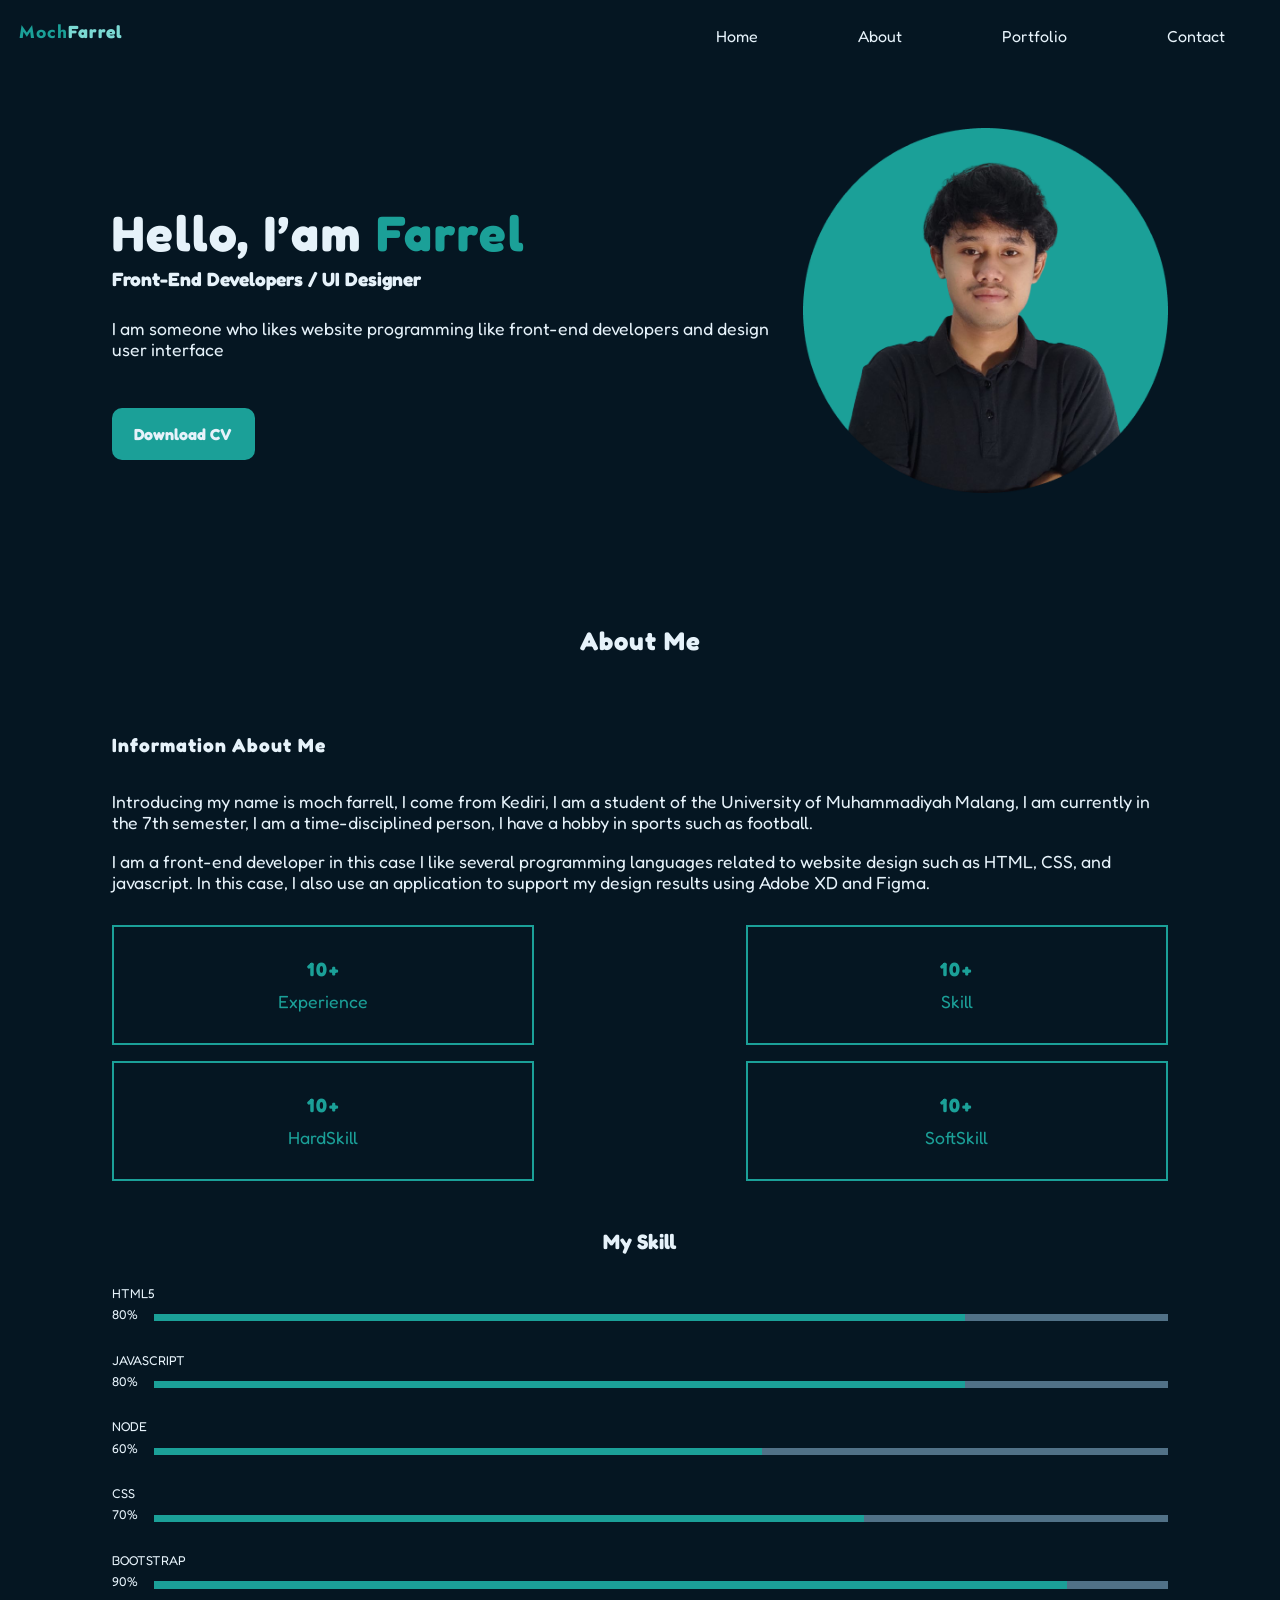
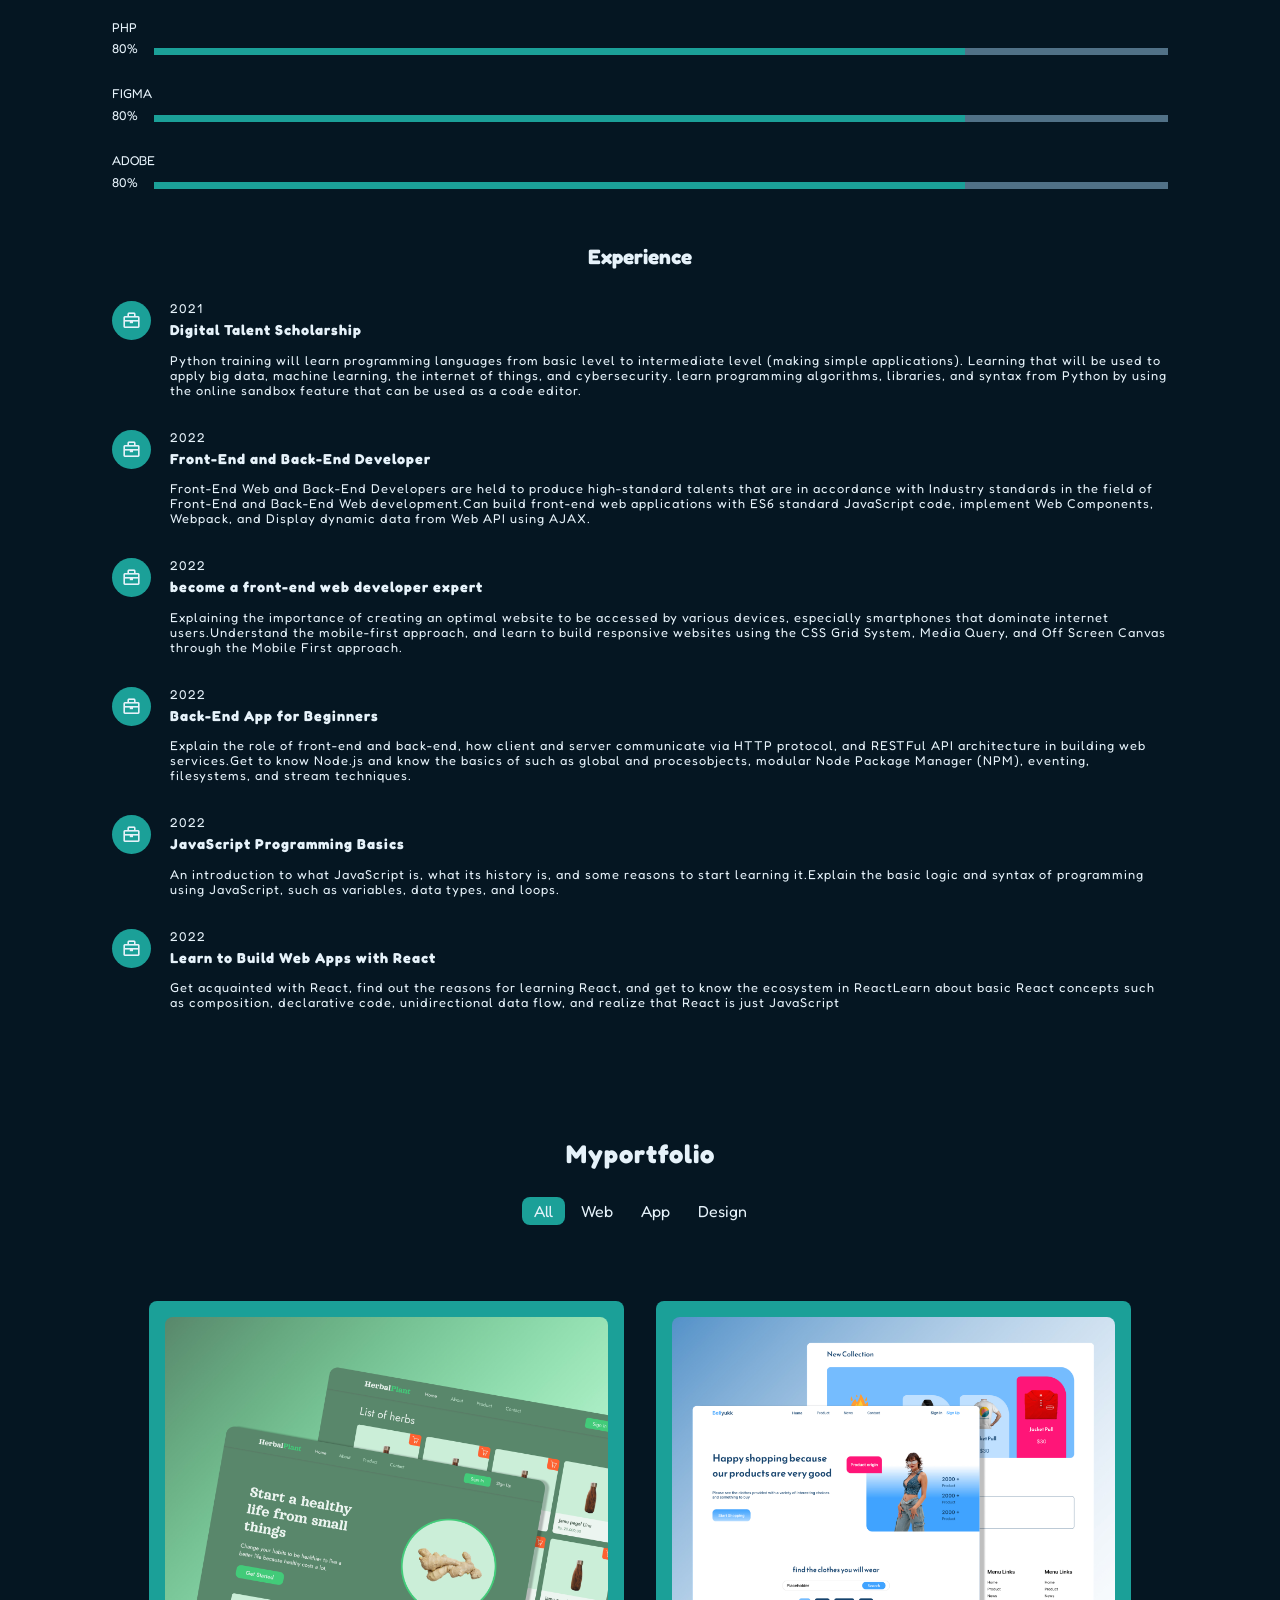
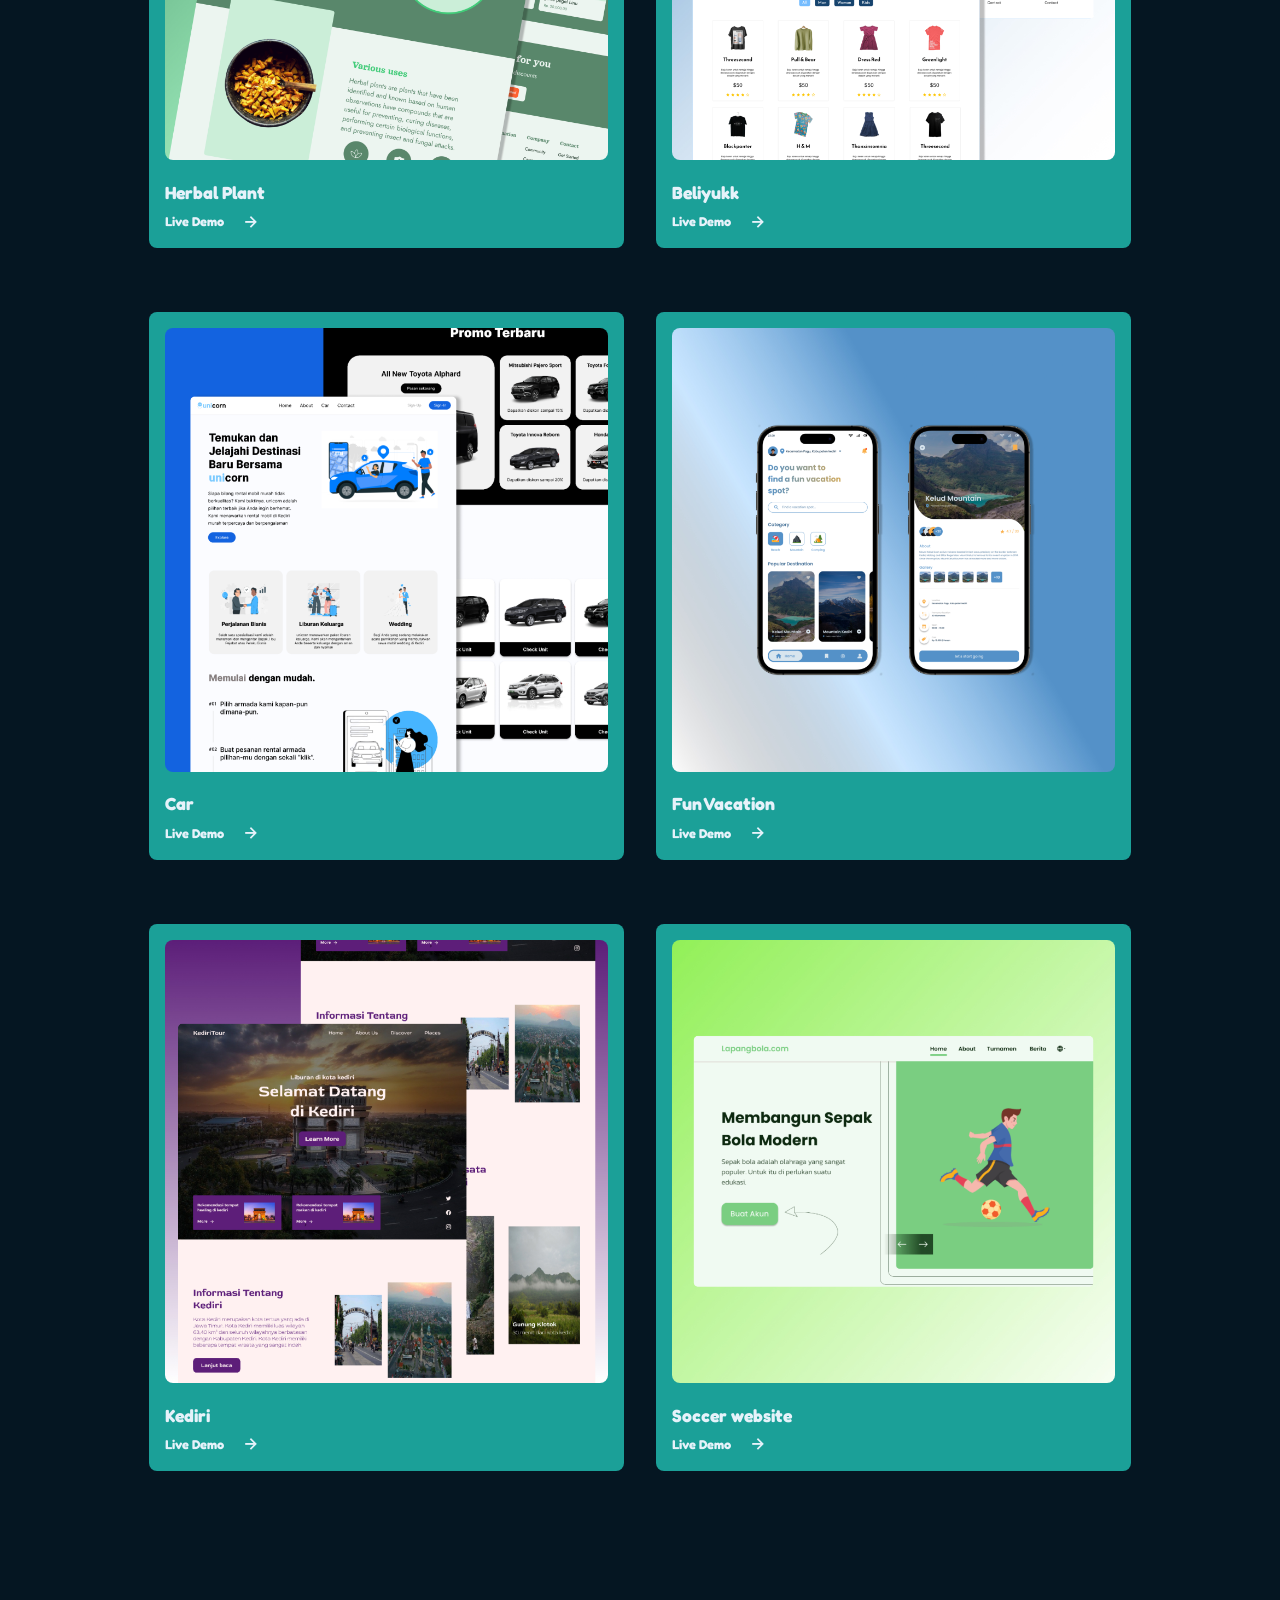
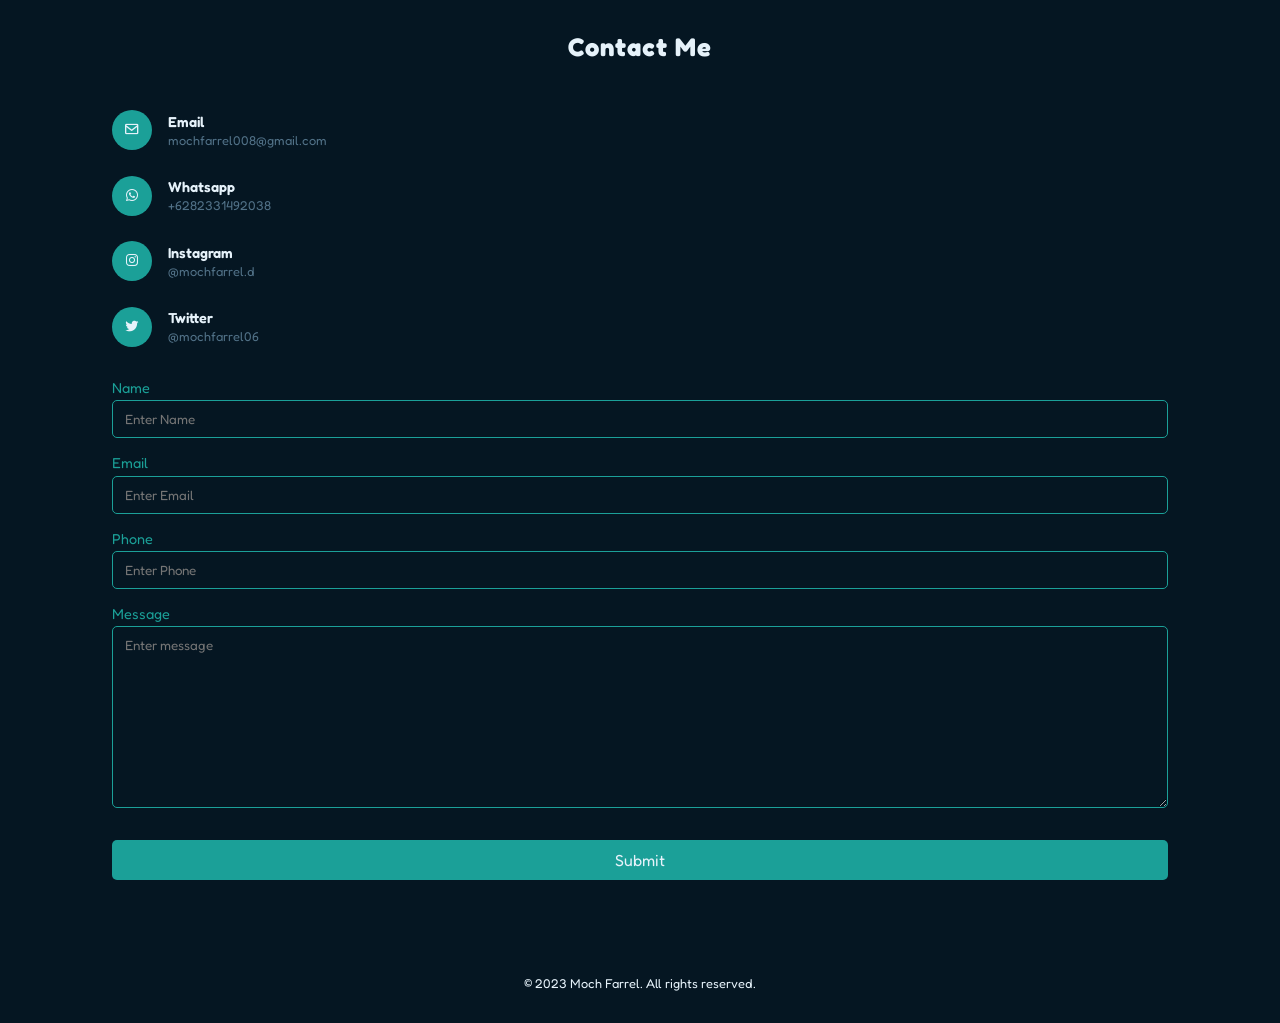
<file: index.html>
<!DOCTYPE html>
<html lang="en">
  <head>
    <meta charset="UTF-8" />
    <meta http-equiv="X-UA-Compatible" content="IE=edge" />
    <meta name="viewport" content="width=device-width, initial-scale=1.0" />
    <title>Moch Farrel</title>
    <!-- Box Icons -->
    <link href="https://unpkg.com/boxicons@2.1.2/css/boxicons.min.css" rel="stylesheet" />
    <!-- link css -->
    <link rel="stylesheet" href="css/style.css" />
  </head>
  <body>
    <!-- Navbar -->
    <div class="navbar" id="navbar">
      <div class="container">
        <a href="#" class="logo">Moch<span>Farrel</span></a>

        <!-- <a href="#" class="cta-menu" id="mobile-menu"><i class="bx bx-menu"></i></a> -->

        <nav id="menu">

          <ul>
            <li><a href="#" class="nav-link">Home</a></li>
            <li><a href="#" class="nav-link">About</a></li>
            <li><a href="#" class="nav-link">Portfolio</a></li>
            <li><a href="#" class="nav-link">Contact</a></li>
          </ul>
        </nav>

        <div class="hamburger">
          <span class="bar"></span>
          <span class="bar"></span>
          <span class="bar"></span>
        </div>
      </div>
    </div>
    <!-- Navbar -->

    <!-- Main content -->
    <main class="main-content">
      <section class="home" id="home">
        <div class="container">
          <div class="home-img">
            <img src="asset/home.png" alt="" />
          </div>
          <div class="home-text">
            <h1>Hello, I’am <span>Farrel</span></h1>
            <h3>Front-End Developers / UI Designer</h3>
            <p>I am someone who likes website programming like front-end developers and design user interface</p>
            <a href="#">Download CV</a>
          </div>
        </div>
      </section>

      <section class="about" id="about">
        <div class="container">
          <h2>About Me</h2>
          <div class="about-information">
            <h4>Information About Me</h4>
            <p>
              Introducing my name is moch farrell, I come from Kediri, I am a student of the University of Muhammadiyah Malang, I am currently in the 7th semester, I am a time-disciplined person, I have a hobby in sports such as football.
            </p>
            <p>
              I am a front-end developer in this case I like several programming languages related to website design such as HTML, CSS, and javascript. In this case, I also use an application to support my design results using Adobe XD and
              Figma.
            </p>
          </div>
          <div class="about-experience">
            <div class="experience-card">
              <h3>10+</h3>
              <p>Experience</p>
            </div>
            <div class="experience-card">
              <h3>10+</h3>
              <p>Skill</p>
            </div>
            <div class="experience-card">
              <h3>10+</h3>
              <p>HardSkill</p>
            </div>
            <div class="experience-card">
              <h3>10+</h3>
              <p>SoftSkill</p>
            </div>
          </div>

          <div class="skill">
            <h3>My Skill</h3>
            <div class="progress-bars">
              <div class="progress-bar">
                <p>html5</p>
                <div class="progress-con">
                  <p>80%</p>
                  <div class="progress">
                    <span class="html"></span>
                  </div>
                </div>
              </div>
              <div class="progress-bar">
                <p>javascript</p>
                <div class="progress-con">
                  <p>80%</p>
                  <div class="progress">
                    <span class="javascript"></span>
                  </div>
                </div>
              </div>
              <div class="progress-bar">
                <p>node</p>
                <div class="progress-con">
                  <p>60%</p>
                  <div class="progress">
                    <span class="node"></span>
                  </div>
                </div>
              </div>
              <div class="progress-bar">
                <p>css</p>
                <div class="progress-con">
                  <p>70%</p>
                  <div class="progress">
                    <span class="css"></span>
                  </div>
                </div>
              </div>
              <div class="progress-bar">
                <p>bootstrap</p>
                <div class="progress-con">
                  <p>90%</p>
                  <div class="progress">
                    <span class="bootstrap"></span>
                  </div>
                </div>
              </div>
              <div class="progress-bar">
                <p>php</p>
                <div class="progress-con">
                  <p>80%</p>
                  <div class="progress">
                    <span class="php"></span>
                  </div>
                </div>
              </div>
              <div class="progress-bar">
                <p>Figma</p>
                <div class="progress-con">
                  <p>80%</p>
                  <div class="progress">
                    <span class="php"></span>
                  </div>
                </div>
              </div>
              <div class="progress-bar">
                <p>Adobe</p>
                <div class="progress-con">
                  <p>80%</p>
                  <div class="progress">
                    <span class="php"></span>
                  </div>
                </div>
              </div>
            </div>
          </div>

          <div class="experience">
            <h3>Experience</h3>
            <div class="experience-container">
              <a href="" class="logo-experience"><i class="bx bx-briefcase"></i></a>
              <div class="experience-card">
                <p class="year">2021</p>
                <h5>Digital Talent Scholarship</h5>
                <p class="text">Python training will learn programming languages from basic level to intermediate level (making simple applications). Learning that will be used to apply big data, machine learning, the internet of things, and cybersecurity. learn programming algorithms, libraries, and syntax from Python by using the online sandbox feature that can be used as a code editor.</p>
              </div>
            </div>
            <div class="experience-container">
              <a href="" class="logo-experience"><i class="bx bx-briefcase"></i></a>
              <div class="experience-card">
                <p class="year">2022</p>
                <h5>Front-End and Back-End Developer</h5>
                <p class="text">Front-End Web and Back-End Developers are held to produce high-standard talents that are in accordance with Industry standards in the field of Front-End and Back-End Web development.Can build front-end web applications with ES6 standard JavaScript code, implement Web Components, Webpack, and Display dynamic data from Web API using AJAX.</p>
              </div>
            </div>
            <div class="experience-container">
              <a href="" class="logo-experience"><i class="bx bx-briefcase"></i></a>
              <div class="experience-card">
                <p class="year">2022</p>
                <h5>become a front-end web developer expert</h5>
                <p class="text">Explaining the importance of creating an optimal website to be accessed by various devices, especially smartphones that dominate internet users.Understand the mobile-first approach, and learn to build responsive websites using the CSS Grid System, Media Query, and Off Screen Canvas through the Mobile First approach.</p>
              </div>
            </div>
            <div class="experience-container">
              <a href="" class="logo-experience"><i class="bx bx-briefcase"></i></a>
              <div class="experience-card">
                <p class="year">2022</p>
                <h5>Back-End App for Beginners</h5>
                <p class="text">Explain the role of front-end and back-end, how client and server communicate via HTTP protocol, and RESTFul API architecture in building web services.Get to know Node.js and know the basics of such as global and procesobjects, modular Node Package Manager (NPM), eventing, filesystems, and stream techniques.</p>
              </div>
            </div>
            <div class="experience-container">
              <a href="" class="logo-experience"><i class="bx bx-briefcase"></i></a>
              <div class="experience-card">
                <p class="year">2022</p>
                <h5>JavaScript Programming Basics</h5>
                <p class="text">An introduction to what JavaScript is, what its history is, and some reasons to start learning it.Explain the basic logic and syntax of programming using JavaScript, such as variables, data types, and loops.</p>
              </div>
            </div>
            <div class="experience-container">
              <a href="" class="logo-experience"><i class="bx bx-briefcase"></i></a>
              <div class="experience-card">
                <p class="year">2022</p>
                <h5>Learn to Build Web Apps with React</h5>
                <p class="text">Get acquainted with React, find out the reasons for learning React, and get to know the ecosystem in ReactLearn about basic React concepts such as composition, declarative code, unidirectional data flow, and realize that React is just JavaScript</p>
              </div>
            </div>      
          </div>
        </div>
      </section>

      <section class="portfolio" id="portfolio">
        <div class="container">
          <h2>Myportfolio</h2>
          <div class="portfolio-filter">
            <span class="portfolio-item active-portfolio" data-filter="all">All</span>
            <span class="portfolio-item" data-filter=".web">Web</span>
            <span class="portfolio-item" data-filter=".app">App</span>
            <span class="portfolio-item" data-filter=".design">Design</span>
          </div>

          <div class="portfolio-container">
            <div class="portfolio-card mix web">
              <img src="asset/HerbalPlant.jpg" alt="Herbal Plant" />
              <h3>Herbal Plant</h3>
              <span class="portfolio-button">
                <h4>Live Demo</h4>
                <i class="bx bx-right-arrow-alt"></i>
              </span>
              <div class="portfolio-item-details">
                <h3>The services provide for design</h3>
                <p>Lorem ipsum dolor sit amet consectetur adipisicing elit. Repellendus nostrum beatae voluptatum accusamus ab illo.</p>
                <ul class="details-info">
                  <li>Created - <span>4 Dec 2021</span></li>
                  <li>Technologies - <span>html css</span></li>
                  <li>Role - <span>frontend</span></li>
                  <li>
                    View - <span><a href="#">www.moch.farrel</a></span>
                  </li>
                </ul>
              </div>
            </div>
            <div class="portfolio-card mix app">
              <img src="asset/Beliyukk.jpg" alt="" />
              <h3>Beliyukk</h3>
              <span class="portfolio-button">
                <h4>Live Demo</h4>
                <i class="bx bx-right-arrow-alt"></i>
              </span>
              <div class="portfolio-item-details">
                <h3>The services provide for design</h3>
                <p>Lorem ipsum dolor sit amet consectetur adipisicing elit. Repellendus nostrum beatae voluptatum accusamus ab illo.</p>
                <ul class="details-info">
                  <li>Created - <span>4 Dec 2021</span></li>
                  <li>Technologies - <span>html css</span></li>
                  <li>Role - <span>frontend</span></li>
                  <li>
                    View - <span><a href="#">www.moch.farrel</a></span>
                  </li>
                </ul>
              </div>
            </div>
            <div class="portfolio-card mix web">
              <img src="asset/Car.jpg" alt="" />
              <h3>Car</h3>
              <span class="portfolio-button">
                <h4>Live Demo</h4>
                <i class="bx bx-right-arrow-alt"></i>
              </span>
              <div class="portfolio-item-details">
                <h3>The services provide for design</h3>
                <p>Lorem ipsum dolor sit amet consectetur adipisicing elit. Repellendus nostrum beatae voluptatum accusamus ab illo.</p>
                <ul class="details-info">
                  <li>Created - <span>4 Dec 2021</span></li>
                  <li>Technologies - <span>html css</span></li>
                  <li>Role - <span>frontend</span></li>
                  <li>
                    View - <span><a href="#">www.moch.farrel</a></span>
                  </li>
                </ul>
              </div>
            </div>
            <div class="portfolio-card mix app">
              <img src="asset/Fun Vacation.jpg" alt="" />
              <h3>Fun Vacation</h3>
              <span class="portfolio-button">
                <h4>Live Demo</h4>
                <i class="bx bx-right-arrow-alt"></i>
              </span>
              <div class="portfolio-item-details">
                <h3>The services provide for design</h3>
                <p>Lorem ipsum dolor sit amet consectetur adipisicing elit. Repellendus nostrum beatae voluptatum accusamus ab illo.</p>
                <ul class="details-info">
                  <li>Created - <span>4 Dec 2021</span></li>
                  <li>Technologies - <span>html css</span></li>
                  <li>Role - <span>frontend</span></li>
                  <li>
                    View - <span><a href="#">www.moch.farrel</a></span>
                  </li>
                </ul>
              </div>
            </div>
            <div class="portfolio-card mix design">
              <img src="asset/Kediri.jpg" alt="" />
              <h3>Kediri</h3>
              <span class="portfolio-button">
                <h4>Live Demo</h4>
                <i class="bx bx-right-arrow-alt"></i>
              </span>
              <div class="portfolio-item-details">
                <h3>The services provide for design</h3>
                <p>Lorem ipsum dolor sit amet consectetur adipisicing elit. Repellendus nostrum beatae voluptatum accusamus ab illo.</p>
                <ul class="details-info">
                  <li>Created - <span>4 Dec 2021</span></li>
                  <li>Technologies - <span>html css</span></li>
                  <li>Role - <span>frontend</span></li>
                  <li>
                    View - <span><a href="#">www.moch.farrel</a></span>
                  </li>
                </ul>
              </div>
            </div>
            <div class="portfolio-card mix design">
              <img src="asset/Scocer Website.jpg" alt="" />
              <h3>Soccer website</h3>
              <span class="portfolio-button">
                <h4>Live Demo</h4>
                <i class="bx bx-right-arrow-alt"></i>
              </span>
              <div class="portfolio-item-details">
                <h3>The services provide for design</h3>
                <p>Lorem ipsum dolor sit amet consectetur adipisicing elit. Repellendus nostrum beatae voluptatum accusamus ab illo.</p>
                <ul class="details-info">
                  <li>Created - <span>4 Dec 2021</span></li>
                  <li>Technologies - <span>html css</span></li>
                  <li>Role - <span>frontend</span></li>
                  <li>
                    View - <span><a href="#">www.moch.farrel</a></span>
                  </li>
                </ul>
              </div>
            </div>
          </div>
        </div>
      </section>

      <section class="contact" id="contact">
        <h2>Contact Me</h2>
        <div class="container">
          <div class="contact-social">
            <div class="social-link">
              <a href="#"><i class="bx bx-envelope"></i></a>
              <div class="social-text">
                <h5>Email</h5>
                <p>mochfarrel008@gmail.com</p>
              </div>
            </div>
            <div class="social-link">
              <a href="#"><i class='bx bxl-whatsapp'></i></i></a>
              <div class="social-text">
                <h5>Whatsapp</h5>
                <p>+6282331492038</p>
              </div>
            </div>
            <div class="social-link">
              <a href="https://www.instagram.com/mochfarrel.d/" target="_blank"><i class='bx bxl-instagram'></i></a>
              <div class="social-text">
                <h5>Instagram</h5>
                <p>@mochfarrel.d</p>
              </div>
            </div>
            <div class="social-link">
              <a href="https://twitter.com/MochFarrel06" target="_blank"><i class='bx bxl-twitter'></i></a>
              <div class="social-text">
                <h5>Twitter</h5>
                <p>@mochfarrel06</p>
              </div>
            </div>
          </div>
          <div class="contact-suggest">
            <form action="#">
              <div class="input-group">
                <label for="name">Name</label>
                <input type="text" name="name" id="name" placeholder="Enter Name">
              </div>
              <div class="input-group">
                <label for="email">Email</label>
                <input type="email" name="email" id="email" placeholder="Enter Email">
              </div>
              <div class="input-group">
                <label for="phone">Phone</label>
                <input type="text" name="phone" id="phone" placeholder="Enter Phone">
              </div>
              <div class="input-group">
                <label for="phone">Message</label>
                <textarea name="" id="" cols="30" rows="10" placeholder="Enter message"></textarea>
              </div>
              <button>Submit</button>
            </form>
          </div>
        </div>
      </section>
    </main>

    <footer>
      <p class="container footer-bottom">© 2023 Moch Farrel. All rights reserved.</p>
    </footer>

    <!-- Mixitup javascripts -->
    <script src="js/mixitup.min.js"></script>

    <!-- Javascripts -->
    <script src="js/script.js"></script>
  </body>
</html>
</file>
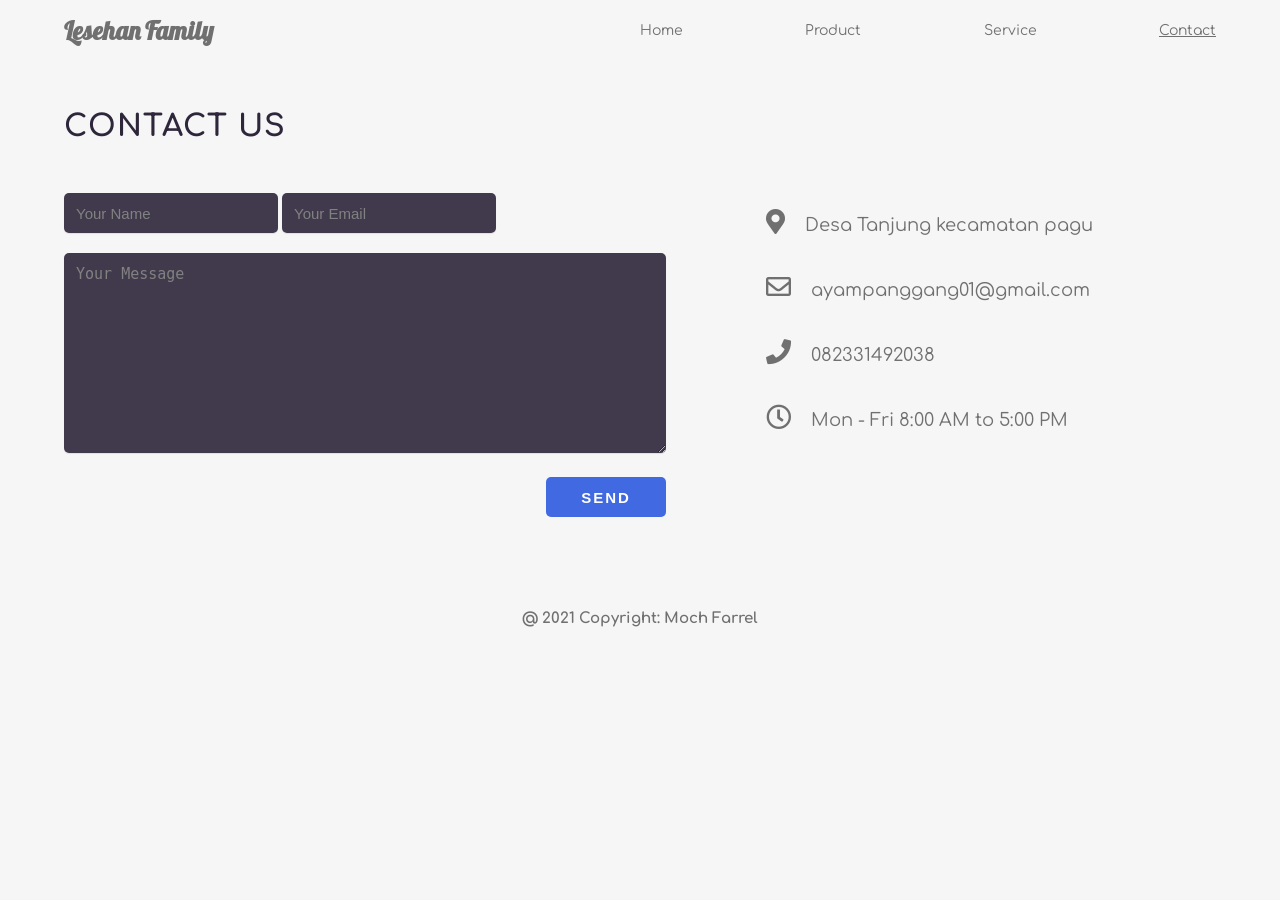
<file: contact.html>
<!DOCTYPE html>
<html>
    <head>
        <meta charset="UTF-8">
        <meta name="viewport" content="width=device-width, initial-scale=1, maximum-scale=1, user-scalable=no">
        <title>Lesehan family</title>
        <link rel="preconnect" href="https://fonts.googleapis.com">
        <link rel="preconnect" href="https://fonts.gstatic.com" crossorigin>
        <link href="https://fonts.googleapis.com/css2?family=Comfortaa&family=Lobster&display=swap" rel="stylesheet">
        <link rel="stylesheet" href="https://cdnjs.cloudflare.com/ajax/libs/font-awesome/5.15.4/css/all.min.css">
        <link rel="stylesheet" href="css/stylecontact.css">
    </head>
    <body>
        <div class="container">
            <nav>
                <h2>Lesehan Family</h2>
                <ul>
                    <li><a href="index.html">Home</a></li>
                    <li><a href="product.html">Product</a></li>
                    <li><a href="buying.html">Service</a></li>
                    <li><a href="contact.html" class="active">Contact</a></li>
                </ul>
                <div class="menu-toggler">
                    <input type="checkbox">
                    <span></span>
                    <span></span>
                    <span></span>
                </div>
            </nav>

            <section>
                <div class="atas">
                    <h1>Contact Us</h1>
                </div>
                <div class="bawah">
                    <div class="saran">
                        <form action="" class="contact" method="post">
                            <input type="text" name="name" class="text-box" placeholder="Your Name" required>
                            <input type="email" name="email" class="text-box" placeholder="Your Email" required>
                            <textarea name="message" id=""
                            rows="5" placeholder="Your Message" required></textarea>
                            <input type="submit" value="Send" name="submit" class="send-btn">
                        </form>
                    </div>
                    <div class="icon">
                        <div><i class="fas fa-map-marker-alt"></i>Desa Tanjung kecamatan pagu</div>
                        <div><i class="far fa-envelope"></i>ayampanggang01@gmail.com</div>
                        <div><i class="fas fa-phone"></i>082331492038</div>
                        <div><i class="far fa-clock"></i>Mon - Fri 8:00 AM to 5:00 PM</div>
                    </div>
                </div>
            </section>
            <footer>
                <h4>@ 2021 Copyright: Moch Farrel</h4>
            </footer>
        </div>
        <script src="js/main.js"></script>
    </body>
</html>
</file>
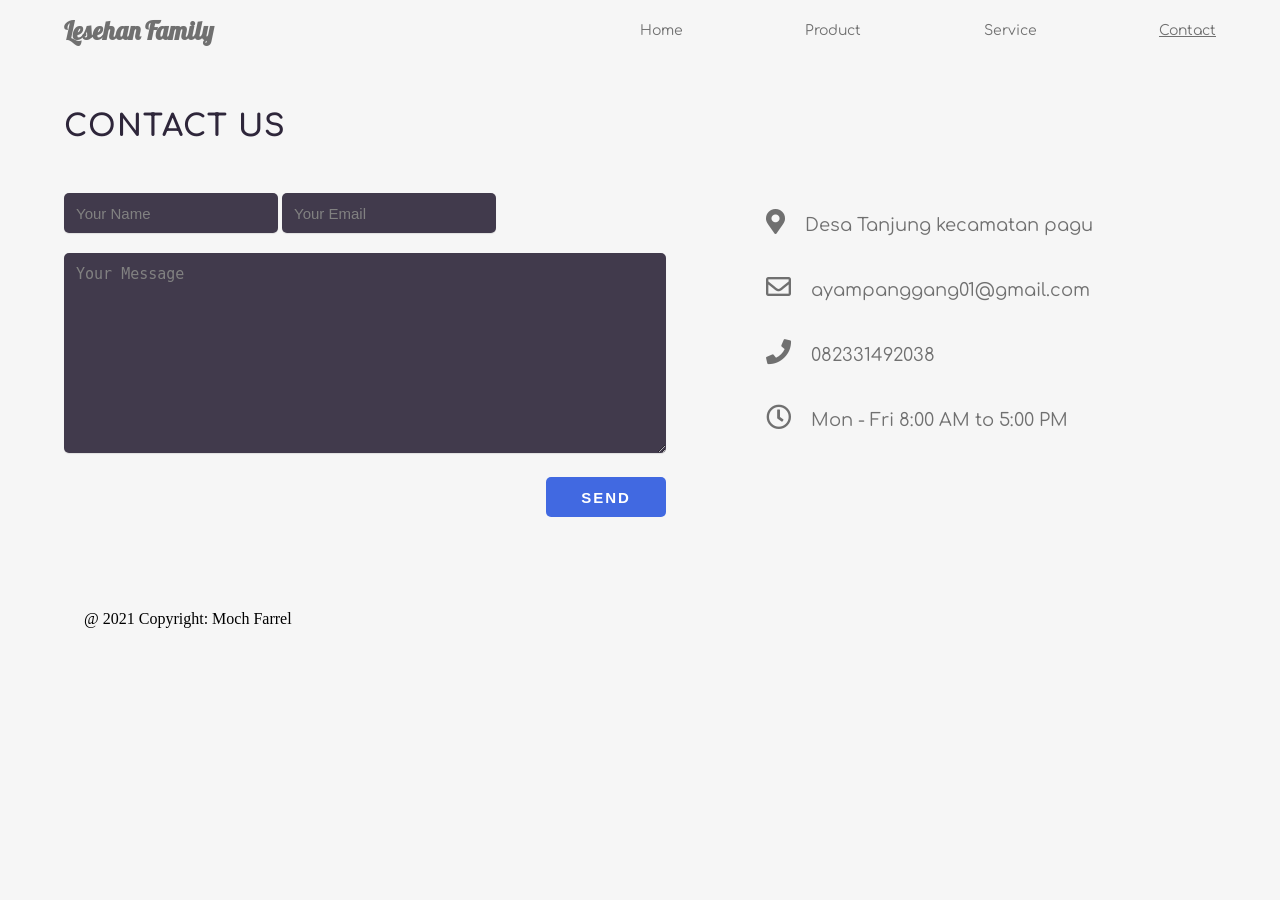
<file: contact.html.html>
<!DOCTYPE html>
<html>
    <head>
        <meta charset="UTF-8">
        <meta name="viewport" content="width=device-width, initial-scale=1.0">
        <title>Lesehan family</title>
        <link rel="preconnect" href="https://fonts.googleapis.com">
        <link rel="preconnect" href="https://fonts.gstatic.com" crossorigin>
        <link href="https://fonts.googleapis.com/css2?family=Comfortaa&family=Lobster&display=swap" rel="stylesheet">
        <link rel="stylesheet" href="https://cdnjs.cloudflare.com/ajax/libs/font-awesome/5.15.4/css/all.min.css">
        <link rel="stylesheet" href="css/stylecontact.css">
    </head>
    <body>
        <div class="container">
            <nav>
                <h2>Lesehan Family</h2>
                <ul>
                    <li><a href="index.html">Home</a></li>
                    <li><a href="product.html">Product</a></li>
                    <li><a href="buying.html">Service</a></li>
                    <li><a href="contact.html" class="active">Contact</a></li>
                </ul>
                <div class="menu-toggler">
                    <input type="checkbox">
                    <span></span>
                    <span></span>
                    <span></span>
                </div>
            </nav>

            <section>
                <div class="atas">
                    <h1>Contact Us</h1>
                </div>
                <div class="bawah">
                    <div class="saran">
                        <form action="" class="contact" method="post">
                            <input type="text" name="name" class="text-box" placeholder="Your Name" required>
                            <input type="email" name="email" class="text-box" placeholder="Your Email" required>
                            <textarea name="message" id=""
                            rows="5" placeholder="Your Message" required></textarea>
                            <input type="submit" value="Send" name="submit" class="send-btn">
                        </form>
                    </div>
                    <div class="icon">
                        <div><i class="fas fa-map-marker-alt"></i>Desa Tanjung kecamatan pagu</div>
                        <div><i class="far fa-envelope"></i>ayampanggang01@gmail.com</div>
                        <div><i class="fas fa-phone"></i>082331492038</div>
                        <div><i class="far fa-clock"></i>Mon - Fri 8:00 AM to 5:00 PM</div>
                    </div>
                </div>
            </section>

            
            <footer>
                <div class="bawah">
                    @ 2021 Copyright: Moch Farrel
                </div>
            </footer>
        </div>
        <script src="js/main.js"></script>
    </body>
</html>
</file>
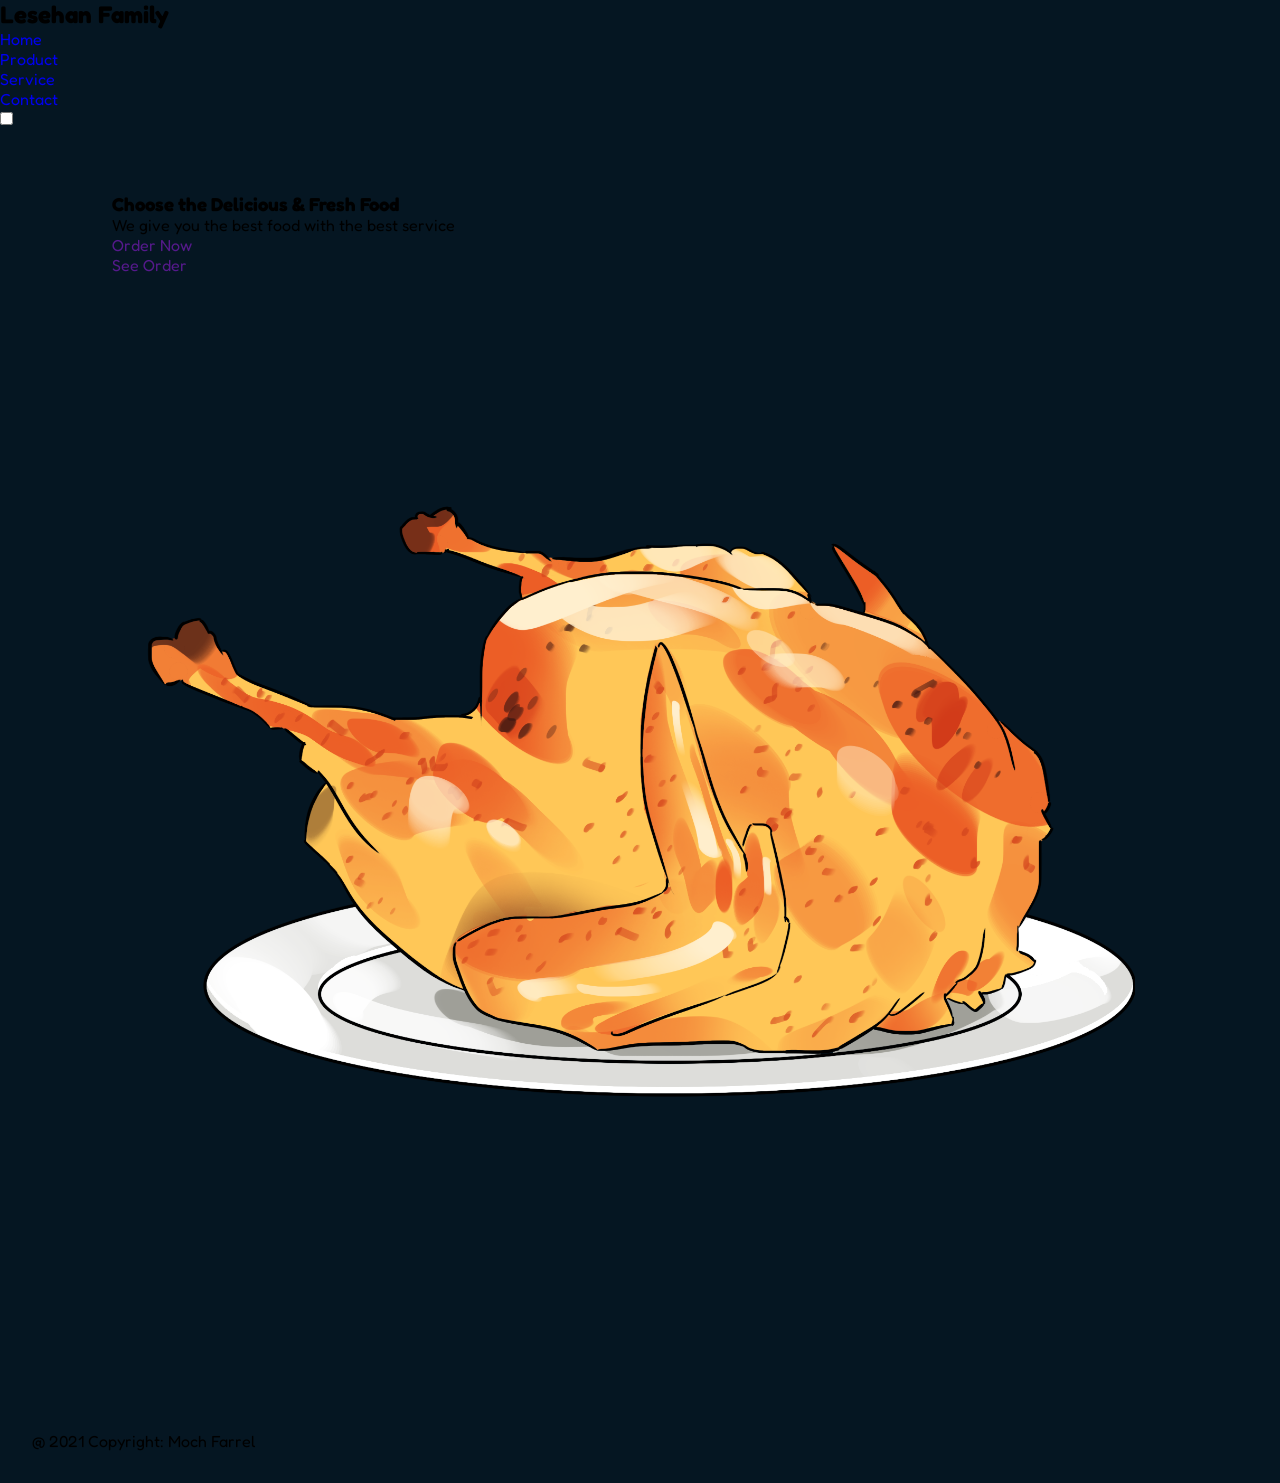
<file: home.html>
<!DOCTYPE html>
<html>
    <head>
        <meta charset="UTF-8">
        <meta name="viewport" content="width=device-width, initial-scale=1.0">
        <title>Lesehan family</title>
        <link rel="preconnect" href="https://fonts.googleapis.com">
        <link rel="preconnect" href="https://fonts.gstatic.com" crossorigin>
        <link href="https://fonts.googleapis.com/css2?family=Comfortaa&family=Lobster&display=swap" rel="stylesheet">
        <link rel="stylesheet" href="css/style.css">
    </head>
    <body>
        <div class="container">
            <nav>
                <h2>Lesehan Family</h2>
                <ul>
                    <li><a href="home.html" class="active">Home</a></li>
                    <li><a href="product.html">Product</a></li>
                    <li><a href="buying.html">Service</a></li>
                    <li><a href="contact.html">Contact</a></li>
                </ul>
                <div class="menu-toggler">
                    <input type="checkbox">
                    <span></span>
                    <span></span>
                    <span></span>
                </div>
            </nav>

            <section>
                <div class="kolom">
                    <div class="satu">
                        <h3>Choose the Delicious & Fresh Food</h3>
                        <p class="dua">We give you the best food with the best service</p>
                    </div>
                    <div class="order">
                        <ul>
                            <li><a href="" class="tbl-biru">Order Now</a></li>
                            <li><a href="" class="tbl-biru">See Order</a></li>
                        </ul>
                    </div>
                </div>
                <div id="home">
                    <img src="img/ayam.png" alt="">
                </div>
            </section>
            <footer>
                <div class="bawah">
                    @ 2021 Copyright: Moch Farrel
                </div>
            </footer>
        </div>
        <script src="js/main.js"></script>
    </body>
</html>
</file>
<file: css/style.css>
@import url('https://fonts.googleapis.com/css2?family=Fredoka:wght@300;400;500;600;700&family=Jost:wght@300;400;500;600;700;800;900&display=swap');

:root {
  --main-color: #051622;
  --green2: #7bd9d3;
  --green1: #1ba098;
  --putihbiru: #e6f2fa;
  --hitammuda: #517187;
}

* {
  font-family: 'Fredoka', sans-serif;
  margin: 0;
  padding: 0;
  box-sizing: border-box;
  scroll-behavior: smooth;
}

body {
  background-color: var(--main-color);
}

img {
  width: 100%;
}

a {
  text-decoration: none;
}

li {
  list-style: none;
}

/* Navbar */
.navbar {
  padding: 1.2em;
  width: 100%;
  position: fixed;
  top: 0;
  z-index: 999;
  background-color: var(--main-color);
}

.navbar .container {
  display: flex;
  justify-content: space-between;
  align-items: center;
}

.navbar .container .logo {
  font-size: 1.1em;
  color: var(--green1);
  font-family: 'Jost', sans-serif;
  font-weight: bold;
  letter-spacing: 1px;
}

.navbar .container .logo span {
  color: var(--green2);
}

.navbar .container .hamburger {
  cursor: pointer;
  display: block;
}

.navbar .container .hamburger .bar {
  display: block;
  width: 22px;
  height: 3px;
  margin: 5px auto;
  transition: all 0.3s ease-in-out;
  background-color: var(--putihbiru);
}

.navbar .container .hamburger.active .bar:nth-child(2) {
  opacity: 0;
}

.navbar .container .hamburger.active .bar:nth-child(1) {
  transform: translateY(8px) rotate(45deg);
}

.navbar .container .hamburger.active .bar:nth-child(3) {
  transform: translateY(-8px) rotate(-45deg);
}

.navbar .container nav {
  position: fixed;
  display: flex;
  right: -100%;
  top: 65px;
  gap: 0;
  flex-direction: column;
  background-color: #082436;
  width: 80%;
  height: 100vh;
  text-align: center;
  transition: 0.3s;
  z-index: 9999;
}

.navbar .container nav ul li {
  margin: 50px;
}

.navbar .container nav ul li a {
  color: var(--putihbiru);
}

.navbar .container nav.active {
  right: 0;
}

.scroll-navbar {
  background-color: #082436;
}

/* Start main-content */
section {
  width: 100%;
  padding: 5em 2em;
  transition: all 0.3s ease-in-out;
}
/* End main-content */

/* Start home */
.home {
  margin-top: 4em;
}

.home .container {
  width: 100%;
}

.home .container .home-img {
  text-align: center;
}

.home .container .home-img img {
  width: 70%;
  transition: all 0.3s ease-in-out;
}

.home .container .home-text {
  margin-top: 2.4em;
}

.home .container .home-text h1 {
  font-size: 2em;
  color: var(--putihbiru);
  letter-spacing: 2px;
  transition: all 0.3s ease-in-out;
}

.home .container .home-text h1 span {
  color: var(--green1);
}

.home .container .home-text h3 {
  color: var(--putihbiru);
  margin-top: 0.2em;
  font-size: 0.9em;
}

.home .container .home-text p {
  color: var(--putihbiru);
  font-size: 0.8em;
  margin-top: 1.5em;
}

.home .container .home-text a {
  display: inline-block;
  color: var(--putihbiru);
  margin-top: 3em;
  padding: 1em 1.4em;
  background-color: var(--green1);
  border-radius: 10px;
  font-size: 0.8em;
  font-weight: bold;
  transition: all 0.3s ease-in-out;
}

.home .container .home-text a:hover {
  background-color: var(--green2);
  color: var(--main-color);
}
/* End Home */

/* Start About */
.about .container h2 {
  text-align: center;
  color: var(--putihbiru);
  font-size: 1.6em;
  letter-spacing: 1px;
}

.about .container .about-information h4 {
  color: var(--putihbiru);
  margin-top: 4em;
  letter-spacing: 1px;
  margin-bottom: 1.8em;
  font-size: 1.1em;
  transition: all 0.3s ease-in;
}

.about .container .about-information p {
  color: var(--putihbiru);
  margin-bottom: 1em;
  font-size: 0.9em;
}

.about .container .about-experience {
  margin-top: 2em;
  display: flex;
  flex-wrap: wrap;
  justify-content: space-between;
  gap: 1em;
}

.about .container .about-experience .experience-card {
  border: 2px solid var(--green1);
  width: 100%;
  height: 120px;
  padding: 10px 12px;
  background-color: var(--main-color);
  color: var(--green1);
  display: flex;
  flex-direction: column;
  align-items: center;
  justify-content: center;
}

.about .container .about-experience .experience-card h3 {
  font-weight: bold;
  font-size: 1.2em;
  letter-spacing: 2px;
  margin-bottom: 0.5em;
}

.about .container .about-experience .experience-card p {
  font-size: 1.1em;
}

.about .container .skill {
  margin-top: 3em;
}

.about .container .skill h3 {
  color: var(--putihbiru);
  text-align: center;
  font-size: 1.1em;
  transition: all 0.3s ease-in-out;
}

.about .container .skill .progress-bars {
  display: grid;
  grid-template-columns: repeat(1, 1fr);
  grid-gap: 1.5rem;
  margin-top: 2em;
}

.about .container .skill .progress-bars .progress-bar {
  display: flex;
  flex-direction: column;
}

.about .container .skill .progress-bars .progress-bar p {
  color: var(--putihbiru);
  text-transform: uppercase;
  font-size: 0.8em;
  margin-bottom: 0.5em;
}

.about .container .skill .progress-bars .progress-bar .progress-con {
  display: flex;
  align-items: center;
}

.about .container .skill .progress-bars .progress-bar .progress-con .progress {
  width: 100%;
  height: 0.45rem;
  background-color: var(--hitammuda);
  position: relative;
  margin-left: 1rem;
}

.about .container .skill .progress-bars .progress-bar .progress-con .progress span {
  position: absolute;
  top: 0;
  left: 0;
  height: 100%;
  background-color: var(--green1);
  transition: all 0.4s ease-in-out;
}

.about .container .skill .progress-bars .progress-bar .progress-con .progress span.html {
  width: 80%;
}

.about .container .skill .progress-bars .progress-bar .progress-con .progress span.javascript {
  width: 80%;
}

.about .container .skill .progress-bars .progress-bar .progress-con .progress span.node {
  width: 60%;
}

.about .container .skill .progress-bars .progress-bar .progress-con .progress span.css {
  width: 70%;
}

.about .container .skill .progress-bars .progress-bar .progress-con .progress span.bootstrap {
  width: 90%;
}

.about .container .skill .progress-bars .progress-bar .progress-con .progress span.php {
  width: 80%;
}

.about .container .experience {
  margin-top: 3em;
}

.about .container .experience h3 {
  color: var(--putihbiru);
  text-align: center;
  font-size: 1.1em;
  transition: all 0.3s ease-in-out;
}

.about .container .experience .experience-container {
  margin-top: 2em;
  display: flex;
  justify-content: space-between;
}

.about .container .experience .experience-container .logo-experience i {
  display: inline-block;
  padding: 10px;
  border-radius: 100%;
  background-color: var(--green1);
  font-size: 1.2em;
  color: var(--putihbiru);
  margin-right: 1em;
}

.about .container .experience .experience-container .experience-card {
  color: var(--putihbiru);
}

.about .container .experience .experience-container .experience-card .year {
  font-size: 0.8em;
  letter-spacing: 1px;
  margin-bottom: 0.4em;
}

.about .container .experience .experience-container .experience-card h5 {
  font-size: 0.9em;
  margin-bottom: 1em;
  letter-spacing: 1px;
}

.about .container .experience .experience-container .experience-card .text {
  font-size: 0.8em;
  letter-spacing: 1px;
}
/* End about */

/* Myportfolio */
.portfolio .container h2 {
  text-align: center;
  color: var(--putihbiru);
  font-size: 1.6em;
  letter-spacing: 1px;
}

.portfolio .container .portfolio-filter {
  margin: 2em 0;
  color: var(--putihbiru);
  text-align: center;
}

.portfolio .container .portfolio-filter .portfolio-item {
  cursor: pointer;
  padding: 0.25em 0.75em;
  font-weight: 400;
  border-radius: 0.5em;
}

.portfolio .container .portfolio-filter .active-portfolio {
  background-color: var(--green1);
}

.portfolio .container .portfolio-container {
  margin-top: 5em;
}

.portfolio .container .portfolio-container .portfolio-card {
  background-color: var(--green1);
  width: 100%;
  padding: 1em;
  border-radius: 0.5em;
  margin-bottom: 2em;
  transition: all 0.3s ease-in-out;
}

.portfolio .container .portfolio-container .portfolio-card img {
  border-radius: 0.5em;
}

.portfolio .container .portfolio-container .portfolio-card h3 {
  margin: 1em 0 0.5em;
  font-size: 1.1em;
  color: var(--putihbiru);
}

.portfolio .container .portfolio-container .portfolio-card .portfolio-button {
  display: flex;
  align-items: center;
  gap: 1em;
}

.portfolio .container .portfolio-container .portfolio-card .portfolio-button i {
  font-size: 1.3em;
  color: var(--putihbiru);
  transition: 0.3s;
}

.portfolio .container .portfolio-container .portfolio-card .portfolio-button:hover i {
  transform: translateX(0.25em);
}

.portfolio .container .portfolio-container .portfolio-card .portfolio-button h4 {
  color: var(--putihbiru);
  font-size: 0.8em;
}

.portfolio .container .portfolio-container .portfolio-card .portfolio-item-details {
  display: none;
}

/* End Myportfolio */

/* Start Contact */
.contact h2 {
  font-size: 1.6em;
  color: var(--putihbiru);
  text-align: center;
  letter-spacing: 1px;
}

.contact .container .contact-social {
  margin-top: 3em;
}

.contact .container .contact-social .social-link {
  display: flex;
  gap: 1em;
  align-items: center;
  margin: 0 0 1.6em 0;
}

.contact .container .contact-social .social-link a {
  display: inline-block;
  width: 40px;
  height: 40px;
  line-height: 40px;
  border-radius: 50%;
  background-color: var(--green1);
  text-align: center;
  font-size: 1em;
  color: var(--putihbiru);
}

.contact .container .contact-social .social-link .social-text {
  color: var(--putihbiru);
}

.contact .container .contact-social .social-link .social-text h5 {
  font-size: 0.9em;
  font-weight: 600;
  margin-bottom: 0.2em;
}

.contact .container .contact-social .social-link .social-text p {
  font-size: 0.8em;
  color: var(--hitammuda);
}

.contact .container .contact-suggest {
  margin-top: 2em;
}

.contact .container .contact-suggest form {
  display: flex;
  flex-direction: column;
}

.contact .container .contact-suggest form .input-group {
  display: flex;
  flex-direction: column;
  margin-bottom: 1em;
}

.contact .container .contact-suggest form .input-group label {
  font-size: 0.9em;
  color: var(--green1);
  margin-bottom: 0.3em;
}

.contact .container .contact-suggest form .input-group input {
  display: inline-block;
  width: 100%;
  padding: 10px 12px;
  border-radius: 5px;
  border: 1px solid var(--green1);
  background-color: var(--main-color);
  color: var(--putihbiru);
  outline-style: none;
}

.contact .container .contact-suggest form button {
  width: 100%;
  padding: 10px 12px;
  border-radius: 5px;
  border: none;
  background-color: var(--green1);
  color: var(--putihbiru);
  font-size: 1em;
  margin-top: 1em;
}

.contact .container .contact-suggest form .input-group textarea {
  width: 100%;
  padding: 10px 12px;
  border-radius: 5px;
  border: 1px solid var(--green1);
  background-color: var(--main-color);
  color: var(--putihbiru);
  outline-style: none;
}
/* End Contact */

/* Start Footer */
footer {
  padding: 2em 2em;
  width: 100%;
}

footer .footer-bottom {
  text-align: center;
  font-size: 0.8em;
  font-weight: normal;
  color: var(--putihbiru);
}
/* End Footer */

/* Start size 571 */
@media screen and (min-width: 571px) {
  .home .container .home-text h1 {
    font-size: 2.5em;
    transition: all 0.3s ease-in-out;
  }
  .home .container .home-img img {
    width: 60%;
    transition: all 0.3s ease-in-out;
  }
  .home .container .home-text p {
    font-size: 1em;
    transition: all 0.3s ease-in-out;
  }
  .about .container .about-information p {
    font-size: 1em;
    transition: all 0.3s ease-in-out;
  }
  .about .container .about-information h4 {
    font-size: 1.2em;
  }
  .about .container .experience h3 {
    font-size: 1.3em;
  }
  .about .container .skill h3 {
    font-size: 1.3em;
  }
  .portfolio .container .portfolio-container {
    display: flex;
    flex-direction: column;
    align-items: center;
  }
  .portfolio .container .portfolio-container .portfolio-card {
    width: 70%;
    transition: all 0.3s ease-in-out;
  }
}
/* End size 571 */

/* Start size tablet */
@media screen and (min-width: 768px) {
  .home .container .home-text h1 {
    font-size: 3em;
  }
  .home .container .home-text h3 {
    font-size: 1.2em;
  }
  .home .container .home-text p {
    font-size: 1.1em;
  }
  .home .container .home-img img {
    width: 50%;
    transition: all 0.3s ease-in-out;
  }
  .home .container .home-text a {
    font-size: 1em;
  }
  .about .container .about-information p {
    font-size: 1.1em;
    transition: all 0.3s ease-in-out;
  }
  .about .container .about-experience .experience-card {
    width: 40%;
  }
  .portfolio .container .portfolio-container {
    flex-direction: row;
    flex-wrap: wrap;
    justify-content: center;
    gap: 2em;
  }
  .portfolio .container .portfolio-container .portfolio-card {
    width: 45%;
  }
  .home .container .home-img img {
    transition: all 0.3s ease-in-out;
  }
}
/* End size tablet */

/* Start size desktop */
@media screen and (min-width: 992px) {
  .home .container {
    display: flex;
    flex-direction: row-reverse;
    justify-content: space-between;
    align-items: center;
  }
  .home .container .home-img img {
    width: 100%;
  }
  .home .container .home-text h1 {
    font-size: 3.1em;
  }
  .navbar .container .hamburger {
    display: none;
  }
  .navbar .container nav {
    /* display: flex; */
    right: 0;
    top: -24px;
    gap: 0;
    background-color: transparent;
    width: 57%;
  }
  .navbar .container nav ul {
    display: flex;
  }
}
/* End size desktop */

/* Start size 1056 px */
@media screen and (min-width: 1056px) {
  .navbar .container nav {
    width: 55%;
  }
}
/* End size 1056 px */

/* Start size 1116 px */
@media screen and (min-width: 1116px) {
  .navbar .container nav {
    width: 52%;
  }
}
/* End size 1116 px */

/* Start size 1214 px */
@media screen and (min-width: 1214px) {
  .navbar .container nav {
    width: 48%;
  }
  section {
    padding: 4em 7em;
  }
}
/* End size 1214 px */

/* Start size 1297 px */
@media screen and (min-width: 1297px) {
  .navbar .container nav {
    width: 45%;
  }
}
/* End size 1297 px */

/* Start size 1388 px */
@media screen and (min-width: 1388px) {
  .navbar .container nav {
    width: 43%;
  }
}
/* End size 1388 px */

/* Start size 1488 px */
@media screen and (min-width: 1488px) {
  .navbar .container nav {
    width: 40%;
  }
}
/* End size 1488 px */
</file>
<file: css/stylecontact.css>
* {
    padding: 0px;
    margin: 0px;
    list-style: none;
    quotes: none;
    text-decoration: unset;
    outline: none;
    border: none;
    -webkit-box-sizing: border-box;
    box-sizing: border-box;
  }
  

body{
    background-color: #F6F6F6;
}

.container{
    width: 90%;
    margin: 0 auto;
}

/* Navbar */

nav{
    display: flex;
    justify-content: space-between;
    align-items: center;
    height: 60px;
}

h2{
    font-size: 25px;
    font-family: 'Lobster', cursive;
    color: #707070;
}

nav ul{
    display: flex;
    justify-content: space-between;
    width: 50%;
}


ul li a{
    font-size: 14px;
    font-family: 'Comfortaa', cursive;
    color: #707070;
    display: flex;
    justify-content: start;
}

ul li a:hover{
    color: #010101;
}

.active{
    text-decoration: underline;
}


/* Menu hambuger */
.menu-toggler{
    display: none;
    flex-direction: column;
    justify-content: space-between;
    height: 20px;
    position: relative;
}

.menu-toggler input{
    position: absolute;
    width: 40px;
    height: 28px;
    left: -6px;
    top: -3px;
    opacity: 0;
    cursor: pointer;
    z-index: 99;
}

.menu-toggler span{
    display: block;
    background-color: black;
    width: 28px;
    height: 3px;
    border-radius: 3px;
    z-index: 999;
}

.menu-toggler span:nth-child(2){
    transform-origin: 0 0;
}

.menu-toggler span:nth-child(4){
    transform-origin: 0 100%;
}

.menu-toggler input:checked ~ span:nth-child(2){
    background-color: #707070;
    transform: rotate(45deg) translate(-1px, -1px);
}

.menu-toggler input:checked ~ span:nth-child(4){
    background-color: #707070;
    transform: rotate(-45deg) translate(-1px, 0);
}

.menu-toggler input:checked ~ span:nth-child(3){
    opacity: 0;
    transform: scale(0);
}

/* Akhir nav */

/* Section */
section{
    display: flex;
    flex-direction: column;
    width: 100%;
    height: 530px;
    /* margin-bottom: 40px; */
    /* background-color: rosybrown; */
}

.atas{
    margin-bottom: 50px;
    margin-top: 50px;
}

.atas h1{
    font-size: 30px;
    color: #2E263A;
    letter-spacing: 1px;
    text-transform: uppercase;
    font-family: 'Comfortaa', cursive;
}

.bawah{
    display: flex;
    justify-content: space-between;
}

.icon{
    color: #707070;
    max-width: 500px;
    line-height: 65px;
    padding-left: 50px;
    font-size: 18px;
    font-family: 'Comfortaa', cursive;
}

.icon i{
    margin-right: 20px;
    font-size: 25px;
}

.saran{
    max-width: 700px;
    margin-right: 50px;
}

.icon, .saran{
    flex: 1;
}

.saran .text-box{
    background-color: #2E263A;
    color: #fff;
    border: none;
    max-width: 337px;
    max-height: 40px;
    padding: 12px;
    font-size: 15px;
    border-radius: 5px;
    box-shadow: 0 1px 1px rgba(0, 0, 0, 0.1);
    margin-bottom: 20px;
    opacity: 0.9;
}

.saran textarea{
    background: #2E263A;
    color: #fff;
    border: none;
    width: 100%;
    padding: 12px;
    font-size: 15px;
    min-height: 200px;
    max-height: 400px;
    resize: vertical;
    border-radius: 5px;
    box-shadow: 0 1px 1px rgba(0, 0, 0, 0.1);
    margin-bottom: 20px;
    opacity: 0.9;
}

.saran .send-btn{
    float: right;
    background: royalblue;
    color: #fff;
    border: none;
    width: 120px;
    height: 40px;
    font-size: 15px;
    font-weight: 600;
    text-transform: uppercase;
    letter-spacing: 2px;
    border-radius: 5px; 
    cursor: pointer;
    transition: 0.3s;
    transition-property: background;
}

.saran .send-btn:hover{
    background: #0582E3;
}
/* Akhir Section */

/* Footer */
footer{
    padding: 20px;
    text-align: center;
    /* margin-top: 50px; */
    /* background-color: red; */
    /* height: 70px; */
}

footer h4{
    font-size: 15px;
    font-family: 'Comfortaa', cursive;
    color: #707070;
}

/* Responsive*/

/* Ukuran Tablet */
@media screen and (max-width:768px){
    /* Navbar */
    nav{
        display: flex;
        justify-content: space-between;
    }
    nav ul{
        width: 60%;
    }
    
    section{
       /* background-color: salmon; */
       height: 70%;
    }

    .bawah{
        flex-direction: column;
    }

    .icon{
        padding-left: 0;
        margin-top: 20px;
        font-size: 15px;
    }


    .atas h1{
        font-size: 25px;
    }

    /* footer{
        background-color: blue;
    } */
    

}

/* Ukuran smartphone */
@media screen and (max-width: 576px){
    body{
        overflow-x: hidden;
    }
    .menu-toggler{
        display: flex;
    }
    nav ul{
        position: absolute;
        top: 0;
        right: 0;
        height: 100vh;
        width: 100%;
        flex-direction: column;
        align-items: center;
        justify-content: space-evenly;
        /* z-index: 9999; */
        z-index: 1;
        background-color: #F6F6F6;
        transform: translateX(100%);
        transition: all 1s;
        opacity: 0;
    }

    .menu-toggler input{
        z-index: 999;
    }

    .menu-toggler span{
        z-index: 999;
    }

    nav ul.slide{
        opacity: 1;
        transform: translateX(0);
    }

    section{
        height: 800px;
    }

    footer h4{
        font-size: 12px;
    }

}
</file>
